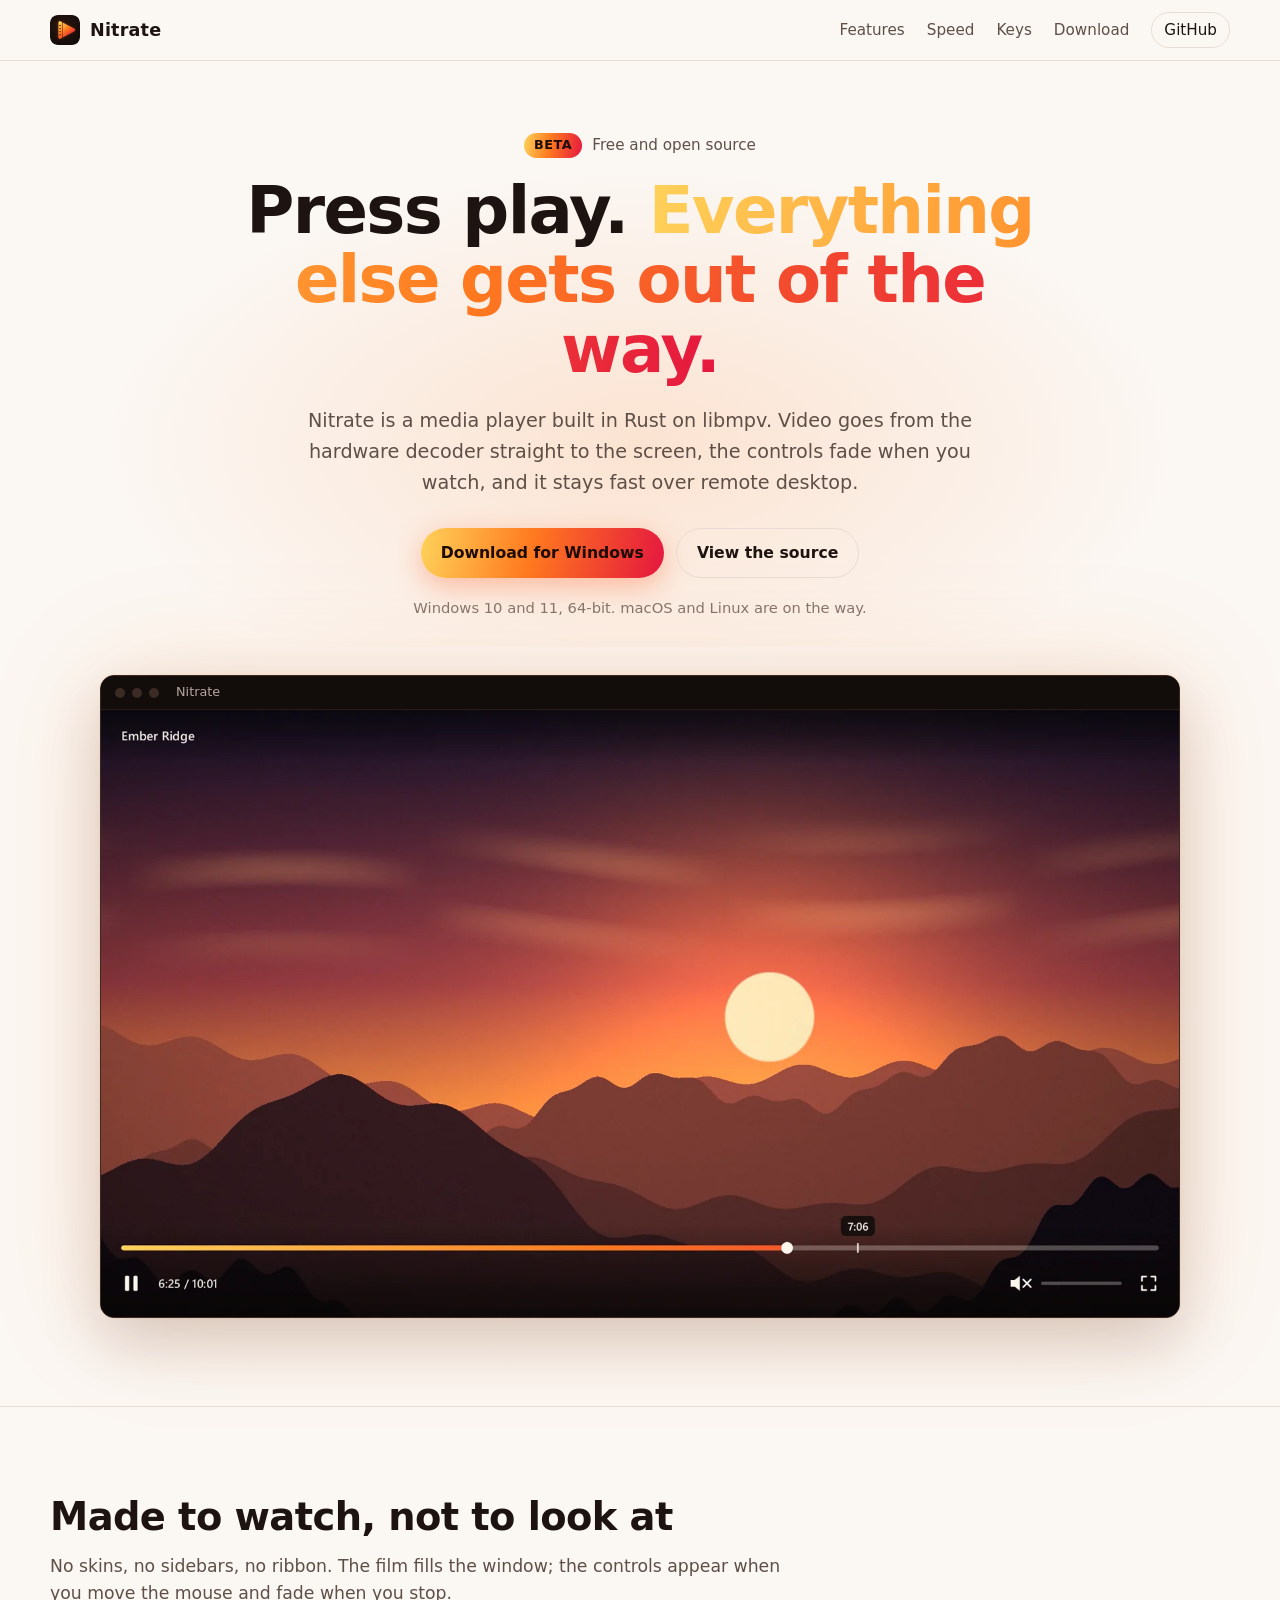
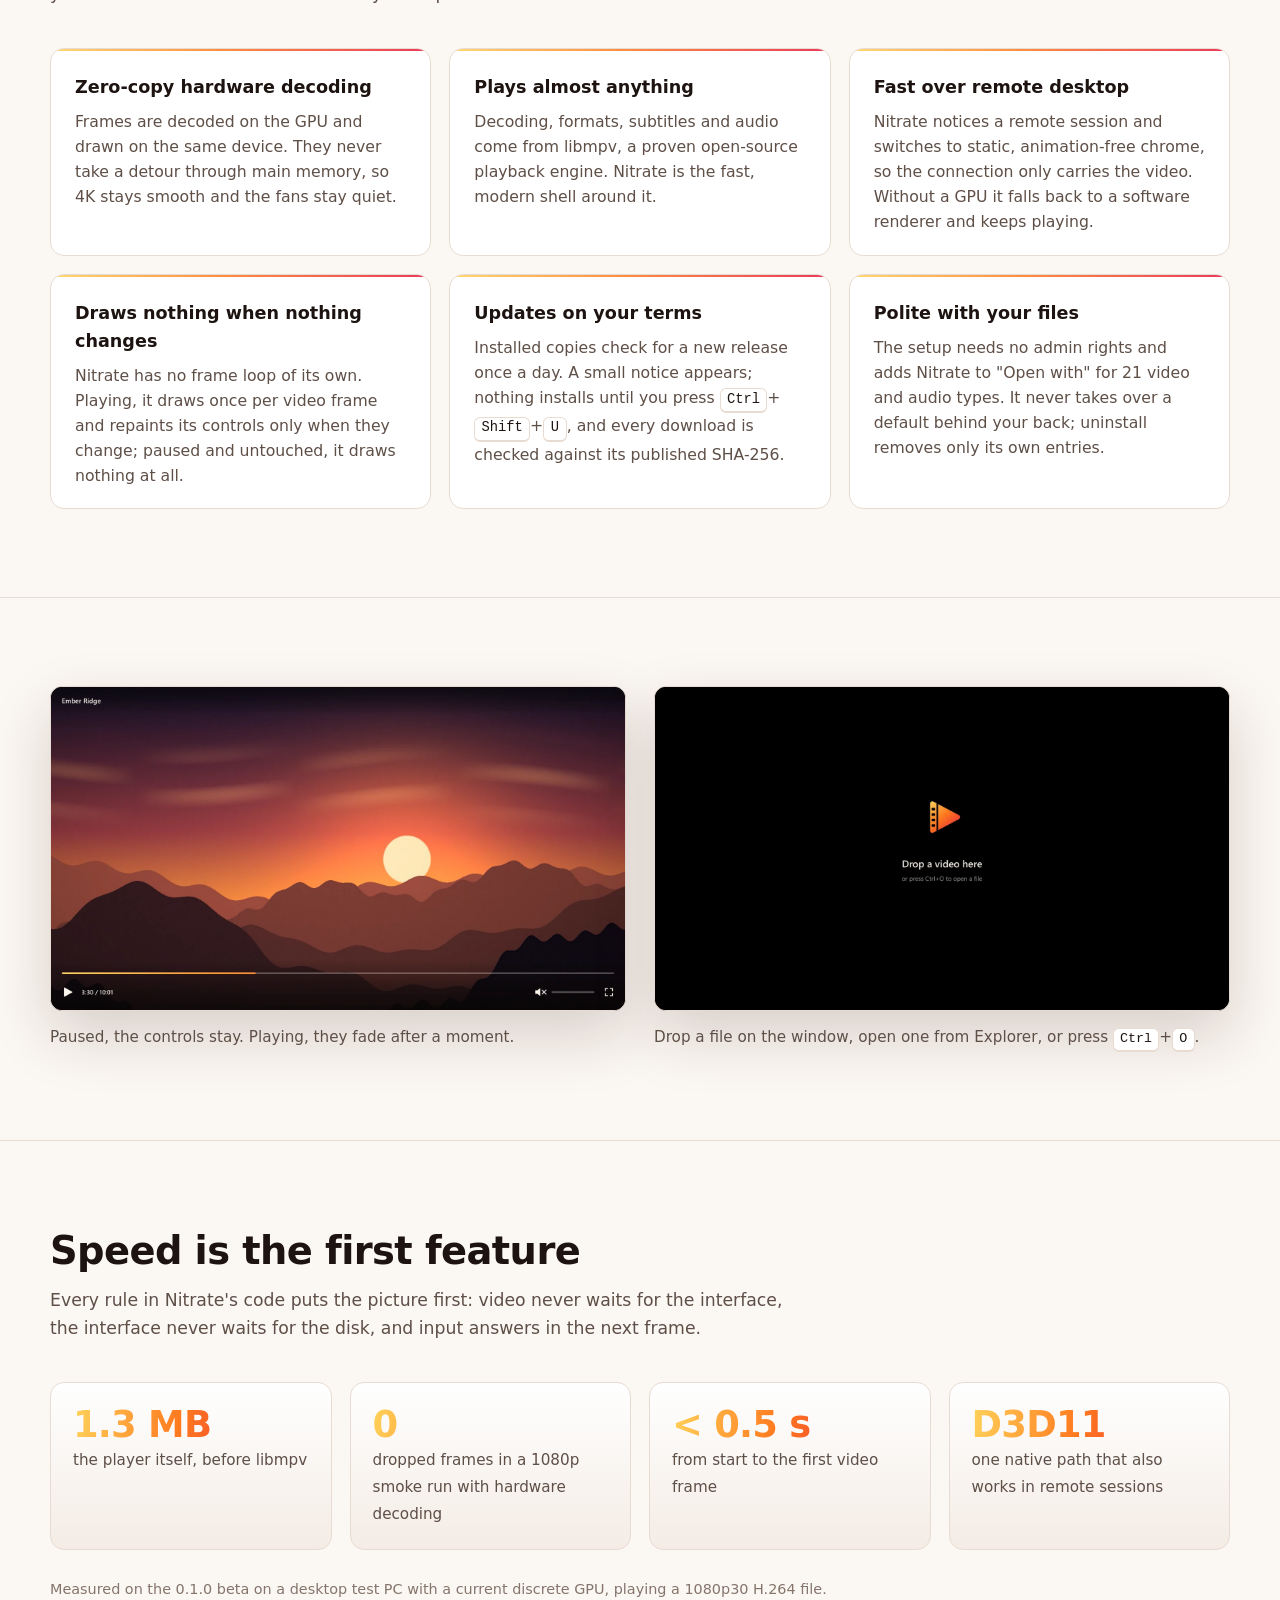
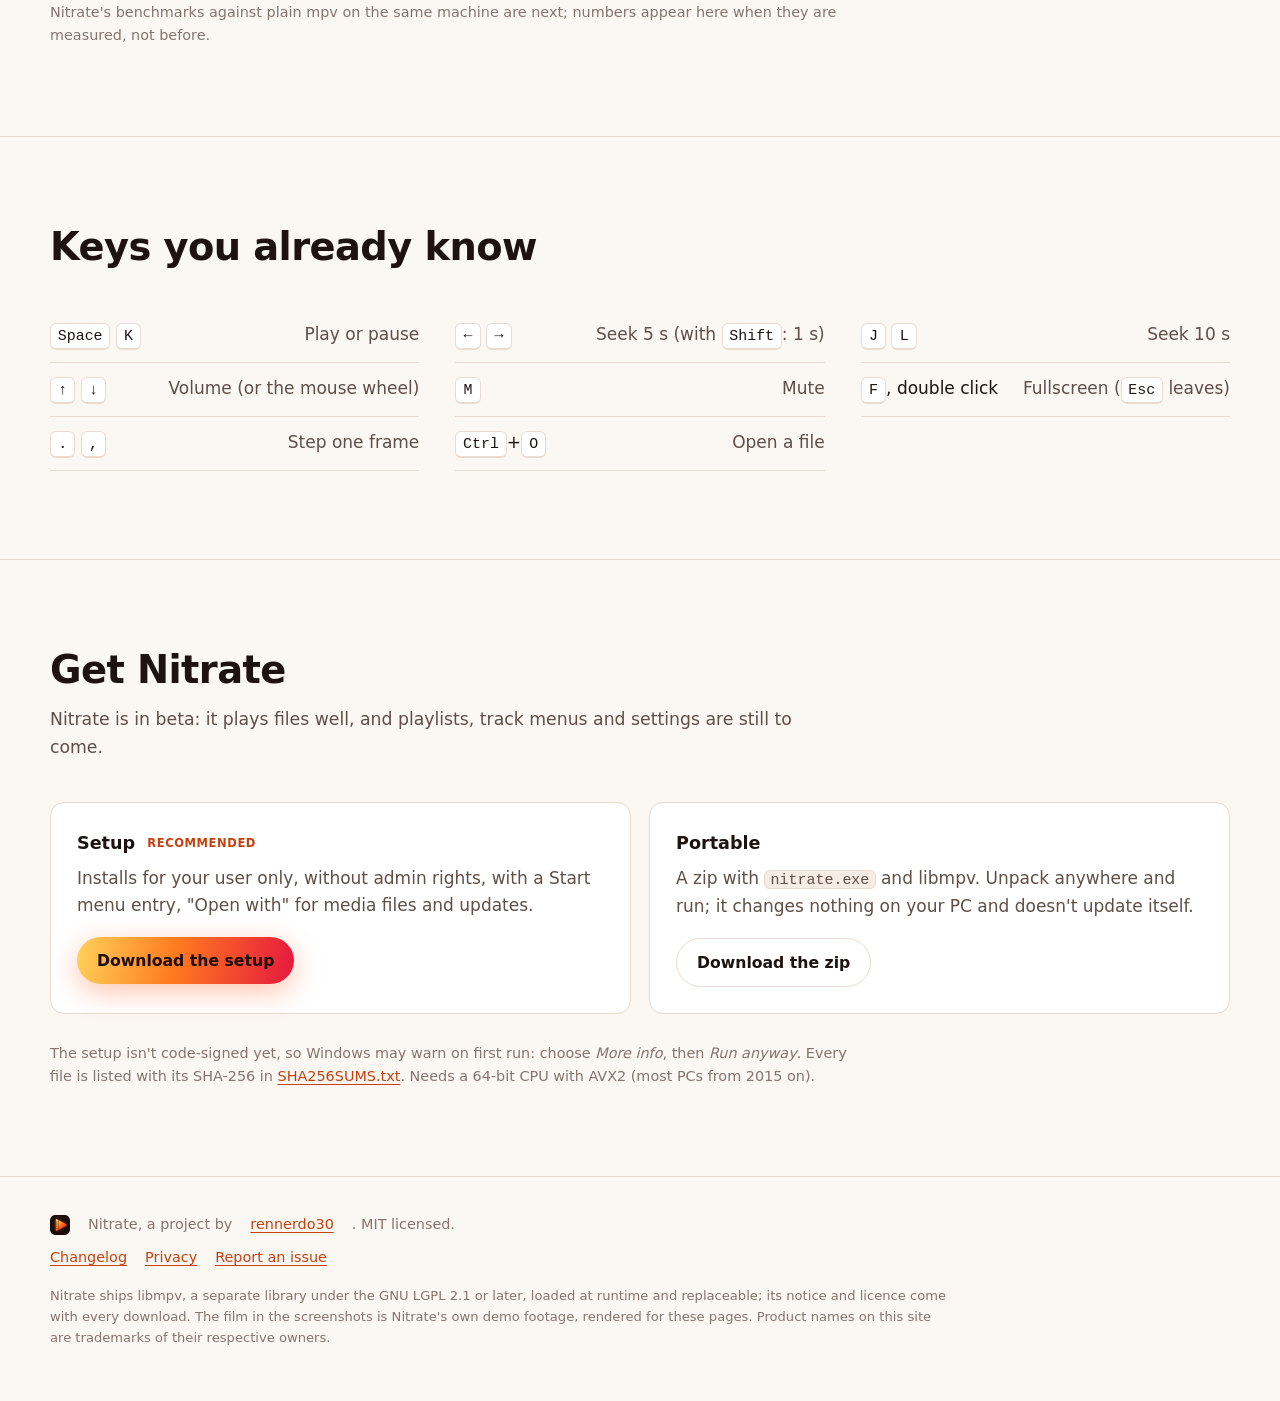
<file: website/index.html>
<!doctype html>
<html lang="en">
<head>
  <meta charset="utf-8">
  <meta name="viewport" content="width=device-width, initial-scale=1">
  <title>Nitrate: a fast, quiet media player</title>
  <meta name="description" content="Nitrate is a free, open-source media player built in Rust on libmpv. Hardware decoding straight to the screen, controls that get out of the way, and a fast path for remote desktop sessions.">
  <meta name="color-scheme" content="dark light">
  <meta name="theme-color" content="#0e0908">
  <meta http-equiv="Content-Security-Policy" content="default-src 'self'; img-src 'self'; style-src 'self'; script-src 'self'; connect-src https://api.github.com; base-uri 'none'; form-action 'none'">
  <link rel="canonical" href="https://nitrate.renner.dev/">
  <link rel="icon" href="assets/nitrate-mark.svg" type="image/svg+xml">
  <link rel="manifest" href="site.webmanifest">
  <meta property="og:title" content="Nitrate">
  <meta property="og:description" content="A fast, quiet media player. Press play; everything else gets out of the way.">
  <meta property="og:type" content="website">
  <meta property="og:url" content="https://nitrate.renner.dev/">
  <meta property="og:image" content="https://nitrate.renner.dev/assets/shots/playing.webp">
  <meta name="twitter:card" content="summary_large_image">
  <link rel="stylesheet" href="style.css">
  <script src="releases.js" defer></script>
</head>
<body>
  <a class="skip" href="#main">Skip to content</a>

  <header class="top">
    <a class="brand" href="#top" aria-label="Nitrate home">
      <img src="assets/nitrate-mark.svg" width="30" height="30" alt="">
      <span>Nitrate</span>
    </a>
    <nav aria-label="Sections">
      <a href="#features">Features</a>
      <a href="#speed">Speed</a>
      <a href="#keys">Keys</a>
      <a href="#download">Download</a>
      <a class="nav-gh" href="https://github.com/rennerdo30/nitrate">GitHub</a>
    </nav>
  </header>

  <main id="main">
    <section class="hero" id="top" aria-labelledby="hero-title">
      <div class="hero-copy">
        <p class="kicker"><span class="pill">Beta</span> Free and open source</p>
        <h1 id="hero-title">Press play. <em>Everything else gets out of the way.</em></h1>
        <p class="lede">Nitrate is a media player built in Rust on libmpv. Video goes from the hardware decoder straight to the screen, the controls fade when you watch, and it stays fast over remote desktop.</p>
        <div class="cta">
          <a class="btn btn-primary" href="#download" data-release="setup">Download for Windows</a>
          <a class="btn btn-ghost" href="https://github.com/rennerdo30/nitrate">View the source</a>
        </div>
        <p class="works">Windows 10 and 11, 64-bit. macOS and Linux are on the way.</p>
      </div>
      <figure class="window">
        <div class="window-bar" aria-hidden="true"><span></span><span></span><span></span><b>Nitrate</b></div>
        <img src="assets/shots/playing.webp" width="1600" height="900" alt="Nitrate playing a film: the title at the top left, and at the bottom a glowing timeline with a hover time bubble, the play button, the time, volume and fullscreen.">
      </figure>
    </section>

    <section class="band" id="features" aria-labelledby="features-title">
      <div class="band-head">
        <h2 id="features-title">Made to watch, not to look at</h2>
        <p class="intro">No skins, no sidebars, no ribbon. The film fills the window; the controls appear when you move the mouse and fade when you stop.</p>
      </div>
      <ul class="features">
        <li>
          <h3>Zero-copy hardware decoding</h3>
          <p>Frames are decoded on the GPU and drawn on the same device. They never take a detour through main memory, so 4K stays smooth and the fans stay quiet.</p>
        </li>
        <li>
          <h3>Plays almost anything</h3>
          <p>Decoding, formats, subtitles and audio come from libmpv, a proven open-source playback engine. Nitrate is the fast, modern shell around it.</p>
        </li>
        <li>
          <h3>Fast over remote desktop</h3>
          <p>Nitrate notices a remote session and switches to static, animation-free chrome, so the connection only carries the video. Without a GPU it falls back to a software renderer and keeps playing.</p>
        </li>
        <li>
          <h3>Draws nothing when nothing changes</h3>
          <p>Nitrate has no frame loop of its own. Playing, it draws once per video frame and repaints its controls only when they change; paused and untouched, it draws nothing at all.</p>
        </li>
        <li>
          <h3>Updates on your terms</h3>
          <p>Installed copies check for a new release once a day. A small notice appears; nothing installs until you press <kbd>Ctrl</kbd>+<kbd>Shift</kbd>+<kbd>U</kbd>, and every download is checked against its published SHA-256.</p>
        </li>
        <li>
          <h3>Polite with your files</h3>
          <p>The setup needs no admin rights and adds Nitrate to "Open with" for 21 video and audio types. It never takes over a default behind your back; uninstall removes only its own entries.</p>
        </li>
      </ul>
    </section>

    <section class="band gallery" aria-label="More screenshots">
      <figure>
        <img src="assets/shots/paused.webp" width="1600" height="900" loading="lazy" alt="Nitrate paused: the controls stay visible with the play button, time 3:30 of 10:01 and the timeline.">
        <figcaption>Paused, the controls stay. Playing, they fade after a moment.</figcaption>
      </figure>
      <figure>
        <img src="assets/shots/idle.webp" width="1600" height="900" loading="lazy" alt="Nitrate with no file open: the Nitrate mark and the words Drop a video here, or press Ctrl+O to open a file.">
        <figcaption>Drop a file on the window, open one from Explorer, or press <kbd>Ctrl</kbd>+<kbd>O</kbd>.</figcaption>
      </figure>
    </section>

    <section class="band speed" id="speed" aria-labelledby="speed-title">
      <div class="band-head">
        <h2 id="speed-title">Speed is the first feature</h2>
        <p class="intro">Every rule in Nitrate's code puts the picture first: video never waits for the interface, the interface never waits for the disk, and input answers in the next frame.</p>
      </div>
      <div class="stats">
        <div><strong>1.3 MB</strong><span>the player itself, before libmpv</span></div>
        <div><strong>0</strong><span>dropped frames in a 1080p smoke run with hardware decoding</span></div>
        <div><strong>&lt; 0.5 s</strong><span>from start to the first video frame</span></div>
        <div><strong>D3D11</strong><span>one native path that also works in remote sessions</span></div>
      </div>
      <p class="fine">Measured on the 0.1.0 beta on a desktop test PC with a current discrete GPU, playing a 1080p30 H.264 file. Nitrate's benchmarks against plain mpv on the same machine are next; numbers appear here when they are measured, not before.</p>
    </section>

    <section class="band" id="keys" aria-labelledby="keys-title">
      <div class="band-head">
        <h2 id="keys-title">Keys you already know</h2>
      </div>
      <dl class="keys">
        <div><dt><kbd>Space</kbd> <kbd>K</kbd></dt><dd>Play or pause</dd></div>
        <div><dt><kbd>←</kbd> <kbd>→</kbd></dt><dd>Seek 5 s (with <kbd>Shift</kbd>: 1 s)</dd></div>
        <div><dt><kbd>J</kbd> <kbd>L</kbd></dt><dd>Seek 10 s</dd></div>
        <div><dt><kbd>↑</kbd> <kbd>↓</kbd></dt><dd>Volume (or the mouse wheel)</dd></div>
        <div><dt><kbd>M</kbd></dt><dd>Mute</dd></div>
        <div><dt><kbd>F</kbd>, double click</dt><dd>Fullscreen (<kbd>Esc</kbd> leaves)</dd></div>
        <div><dt><kbd>.</kbd> <kbd>,</kbd></dt><dd>Step one frame</dd></div>
        <div><dt><kbd>Ctrl</kbd>+<kbd>O</kbd></dt><dd>Open a file</dd></div>
      </dl>
    </section>

    <section class="band download" id="download" aria-labelledby="download-title">
      <div class="band-head">
        <h2 id="download-title">Get Nitrate</h2>
        <p class="intro">Nitrate is in beta: it plays files well, and playlists, track menus and settings are still to come. <span data-release="found" hidden>The newest release is <strong data-release="version"></strong>, from <span data-release="date"></span>.</span></p>
      </div>
      <div class="dl-grid">
        <div class="dl">
          <h3>Setup <span class="tag">recommended</span></h3>
          <p>Installs for your user only, without admin rights, with a Start menu entry, "Open with" for media files and updates.</p>
          <p class="cta"><a class="btn btn-primary" href="https://github.com/rennerdo30/nitrate/releases" data-release="setup">Download the setup</a></p>
        </div>
        <div class="dl">
          <h3>Portable</h3>
          <p>A zip with <code>nitrate.exe</code> and libmpv. Unpack anywhere and run; it changes nothing on your PC and doesn't update itself.</p>
          <p class="cta"><a class="btn" href="https://github.com/rennerdo30/nitrate/releases" data-release="zip">Download the zip</a></p>
        </div>
      </div>
      <p class="fine">The setup isn't code-signed yet, so Windows may warn on first run: choose <em>More info</em>, then <em>Run anyway</em>. Every file is listed with its SHA-256 in <a href="https://github.com/rennerdo30/nitrate/releases" data-release="sums">SHA256SUMS.txt</a>. Needs a 64-bit CPU with AVX2 (most PCs from 2015 on).</p>
    </section>
  </main>

  <footer class="foot">
    <p><img src="assets/nitrate-mark.svg" width="20" height="20" alt=""> Nitrate, a project by <a href="https://github.com/rennerdo30">rennerdo30</a>. MIT licensed.</p>
    <p><a href="https://github.com/rennerdo30/nitrate/blob/main/CHANGELOG.md">Changelog</a> <a href="privacy.html">Privacy</a> <a href="https://github.com/rennerdo30/nitrate/issues">Report an issue</a></p>
    <p class="legal">Nitrate ships libmpv, a separate library under the GNU LGPL 2.1 or later, loaded at runtime and replaceable; its notice and licence come with every download. The film in the screenshots is Nitrate's own demo footage, rendered for these pages. Product names on this site are trademarks of their respective owners.</p>
  </footer>
</body>
</html>
</file>
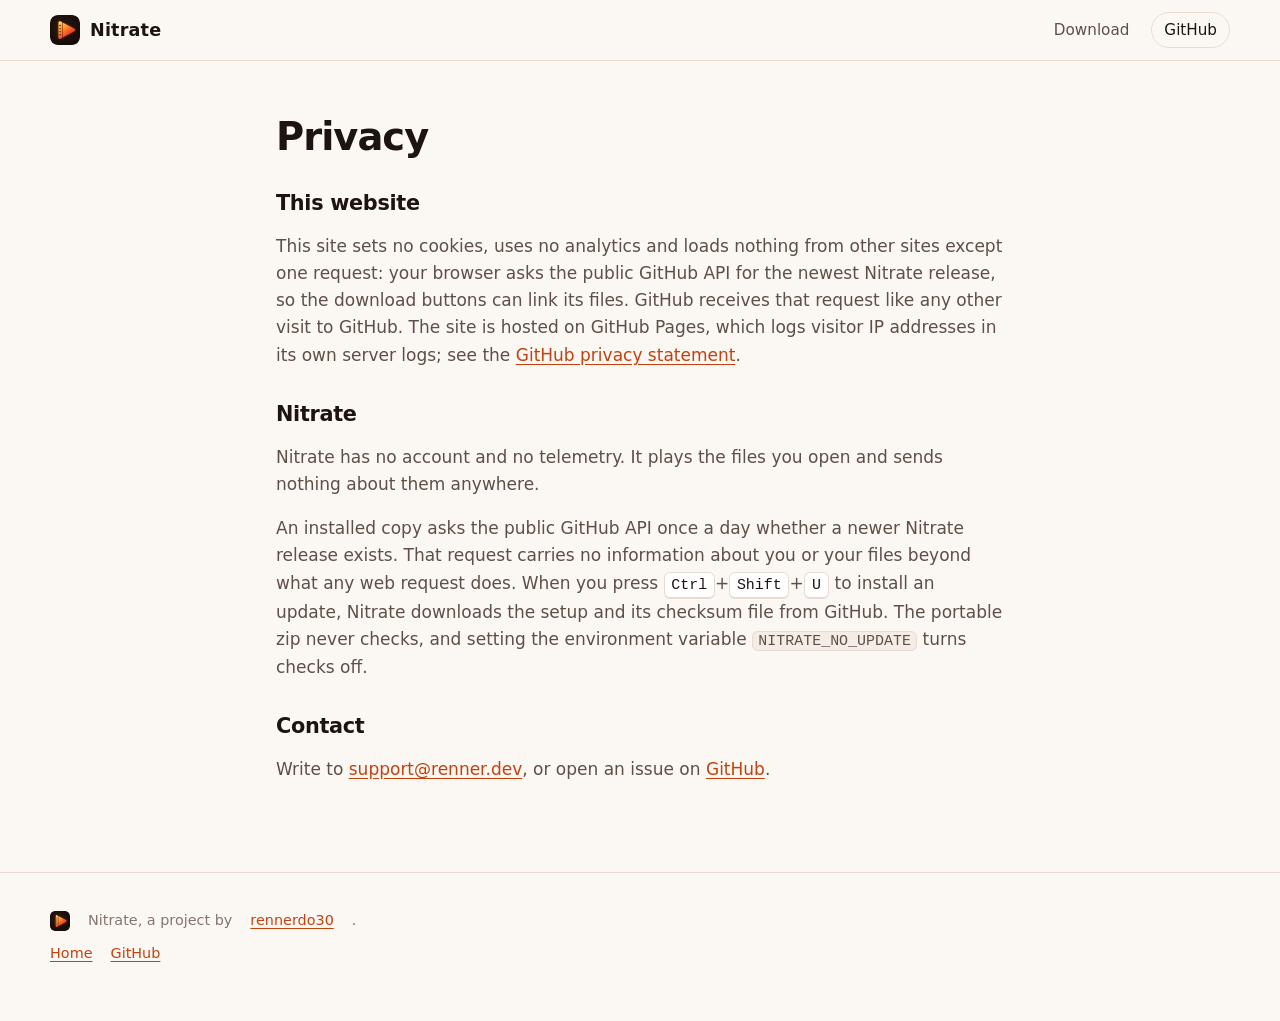
<file: website/privacy.html>
<!doctype html>
<html lang="en">
<head>
  <meta charset="utf-8">
  <meta name="viewport" content="width=device-width, initial-scale=1">
  <title>Privacy · Nitrate</title>
  <meta name="color-scheme" content="dark light">
  <meta http-equiv="Content-Security-Policy" content="default-src 'self'; img-src 'self'; style-src 'self'; base-uri 'none'; form-action 'none'">
  <link rel="canonical" href="https://nitrate.renner.dev/privacy.html">
  <link rel="icon" href="assets/nitrate-mark.svg" type="image/svg+xml">
  <link rel="stylesheet" href="style.css">
</head>
<body>
  <header class="top">
    <a class="brand" href="./" aria-label="Nitrate home">
      <img src="assets/nitrate-mark.svg" width="30" height="30" alt="">
      <span>Nitrate</span>
    </a>
    <nav aria-label="Site">
      <a href="./#download">Download</a>
      <a class="nav-gh" href="https://github.com/rennerdo30/nitrate">GitHub</a>
    </nav>
  </header>

  <main class="doc">
    <h1>Privacy</h1>

    <h2>This website</h2>
    <p>This site sets no cookies, uses no analytics and loads nothing from other sites except one request: your browser asks the public GitHub API for the newest Nitrate release, so the download buttons can link its files. GitHub receives that request like any other visit to GitHub. The site is hosted on GitHub Pages, which logs visitor IP addresses in its own server logs; see the <a href="https://docs.github.com/en/site-policy/privacy-policies/github-general-privacy-statement">GitHub privacy statement</a>.</p>

    <h2>Nitrate</h2>
    <p>Nitrate has no account and no telemetry. It plays the files you open and sends nothing about them anywhere.</p>
    <p>An installed copy asks the public GitHub API once a day whether a newer Nitrate release exists. That request carries no information about you or your files beyond what any web request does. When you press <kbd>Ctrl</kbd>+<kbd>Shift</kbd>+<kbd>U</kbd> to install an update, Nitrate downloads the setup and its checksum file from GitHub. The portable zip never checks, and setting the environment variable <code>NITRATE_NO_UPDATE</code> turns checks off.</p>

    <h2>Contact</h2>
    <p>Write to <a href="mailto:support@renner.dev">support@renner.dev</a>, or open an issue on <a href="https://github.com/rennerdo30/nitrate/issues">GitHub</a>.</p>
  </main>

  <footer class="foot">
    <p><img src="assets/nitrate-mark.svg" width="20" height="20" alt=""> Nitrate, a project by <a href="https://github.com/rennerdo30">rennerdo30</a>.</p>
    <p><a href="./">Home</a> <a href="https://github.com/rennerdo30/nitrate">GitHub</a></p>
  </footer>
</body>
</html>
</file>
<file: website/style.css>
/* Nitrate homepage. Dark first (it is a film player); a light variant follows the system. */
:root {
  --bg: #0e0908;
  --bg-2: #160e0b;
  --card: #1c1310;
  --line: #2e211c;
  --text: #f4ece6;
  --muted: #b8a69c;
  --faint: #8a7a71;
  --amber: #ffd25a;
  --orange: #ff7a1f;
  --crimson: #e5173f;
  --accent: #ff8a3a;
  --burn: linear-gradient(100deg, var(--amber), var(--orange) 45%, var(--crimson));
  --glow: rgba(255, 90, 31, 0.22);
  --shadow: 0 30px 80px rgba(0, 0, 0, 0.55);
  --radius: 14px;
  --wrap: 1180px;
  color-scheme: dark;
}

@media (prefers-color-scheme: light) {
  :root {
    --bg: #fbf7f3;
    --bg-2: #f4ece5;
    --card: #ffffff;
    --line: #e8dcd2;
    --text: #1d1411;
    --muted: #5e4f47;
    --faint: #85756c;
    --accent: #c4410f;
    --glow: rgba(255, 122, 31, 0.16);
    --shadow: 0 24px 60px rgba(60, 25, 10, 0.18);
    color-scheme: light;
  }
}

* { box-sizing: border-box; }
html { scroll-behavior: smooth; scroll-padding-top: 72px; }
@media (prefers-reduced-motion: reduce) { html { scroll-behavior: auto; } }

body {
  margin: 0;
  background: var(--bg);
  color: var(--text);
  font: 17px/1.6 "Segoe UI Variable Text", "Segoe UI", system-ui, -apple-system, "Helvetica Neue", Arial, sans-serif;
  -webkit-font-smoothing: antialiased;
  overflow-x: hidden;
}

a { color: var(--accent); text-underline-offset: 3px; }
a:hover { text-decoration-thickness: 2px; }
img { max-width: 100%; height: auto; display: block; }
code, kbd { font-family: "Cascadia Mono", "Cascadia Code", Consolas, ui-monospace, monospace; font-size: 0.88em; }
code { background: var(--bg-2); border: 1px solid var(--line); border-radius: 6px; padding: 0.05em 0.35em; }
kbd {
  display: inline-block;
  min-width: 1.7em;
  padding: 0.05em 0.45em;
  border: 1px solid var(--line);
  border-bottom-width: 2px;
  border-radius: 6px;
  background: var(--card);
  color: var(--text);
  text-align: center;
  line-height: 1.5;
}

.skip { position: absolute; left: -9999px; }
.skip:focus { left: 16px; top: 12px; z-index: 10; background: var(--card); padding: 8px 12px; border-radius: 8px; }
:focus-visible { outline: 2px solid var(--orange); outline-offset: 3px; border-radius: 4px; }

/* Header */
.top {
  position: sticky;
  top: 0;
  z-index: 5;
  display: flex;
  align-items: center;
  justify-content: space-between;
  gap: 16px;
  padding: 12px max(16px, calc((100vw - var(--wrap)) / 2));
  background: color-mix(in srgb, var(--bg) 86%, transparent);
  backdrop-filter: blur(12px);
  border-bottom: 1px solid var(--line);
}
.brand { display: flex; align-items: center; gap: 10px; color: var(--text); text-decoration: none; font-weight: 650; font-size: 1.1rem; letter-spacing: 0.01em; }
.brand img { border-radius: 8px; }
.top nav { display: flex; align-items: center; gap: 22px; }
.top nav a { color: var(--muted); text-decoration: none; font-size: 0.95rem; }
.top nav a:hover { color: var(--text); }
.top nav .nav-gh { color: var(--text); border: 1px solid var(--line); padding: 5px 12px; border-radius: 999px; }
@media (max-width: 760px) {
  .top nav a:not(.nav-gh) { display: none; }
}

main > section { padding-left: max(16px, calc((100vw - var(--wrap)) / 2)); padding-right: max(16px, calc((100vw - var(--wrap)) / 2)); }

/* Hero */
.hero {
  position: relative;
  padding-top: 72px;
  padding-bottom: 88px;
  display: grid;
  gap: 56px;
  isolation: isolate;
}
.hero::before {
  content: "";
  position: absolute;
  inset: -10% 0 auto 0;
  height: 720px;
  background: radial-gradient(60% 55% at 50% 72%, var(--glow), transparent 70%);
  z-index: -1;
}
.hero-copy { max-width: 820px; margin: 0 auto; text-align: center; }
.kicker { color: var(--muted); font-size: 0.95rem; margin: 0 0 18px; display: flex; gap: 10px; align-items: center; justify-content: center; }
.pill { display: inline-block; padding: 2px 10px; border-radius: 999px; background: var(--burn); color: #1d0b05; font-weight: 700; font-size: 0.8rem; letter-spacing: 0.04em; text-transform: uppercase; }
h1 { font-size: clamp(2.3rem, 5.6vw, 4.1rem); line-height: 1.06; letter-spacing: -0.025em; margin: 0 0 22px; font-weight: 750; }
h1 em { font-style: normal; background: var(--burn); -webkit-background-clip: text; background-clip: text; color: transparent; }
.lede { font-size: 1.2rem; color: var(--muted); margin: 0 auto 30px; max-width: 680px; }
.cta { display: flex; flex-wrap: wrap; gap: 12px; justify-content: center; margin: 0; }
.works { color: var(--faint); font-size: 0.92rem; margin: 18px 0 0; }

.btn {
  display: inline-flex;
  align-items: center;
  gap: 8px;
  padding: 11px 20px;
  border-radius: 999px;
  border: 1px solid var(--line);
  background: var(--card);
  color: var(--text);
  text-decoration: none;
  font-weight: 600;
  font-size: 0.98rem;
  transition: transform 0.12s ease, box-shadow 0.12s ease;
}
.btn:hover { transform: translateY(-1px); }
.btn-primary { border: 0; background: var(--burn); color: #1d0b05; box-shadow: 0 8px 28px rgba(255, 90, 31, 0.35); }
.btn-ghost { background: transparent; }
@media (prefers-reduced-motion: reduce) { .btn { transition: none; } .btn:hover { transform: none; } }

.window {
  margin: 0 auto;
  max-width: 1080px;
  width: 100%;
  border-radius: var(--radius);
  overflow: hidden;
  background: #000;
  border: 1px solid #3a2a22;
  box-shadow: var(--shadow), 0 0 0 1px rgba(255, 122, 31, 0.06), 0 0 120px var(--glow);
}
.window-bar { display: flex; align-items: center; gap: 7px; height: 34px; padding: 0 14px; background: #120c0a; border-bottom: 1px solid #2a1d17; color: #b8a69c; font-size: 0.8rem; }
.window-bar span { width: 10px; height: 10px; border-radius: 50%; background: #3b2b24; }
.window-bar b { font-weight: 500; margin-left: 10px; }

/* Bands */
.band { padding-top: 88px; padding-bottom: 88px; border-top: 1px solid var(--line); }
.band-head { max-width: 760px; margin-bottom: 40px; }
h2 { font-size: clamp(1.7rem, 3.2vw, 2.4rem); line-height: 1.15; letter-spacing: -0.015em; margin: 0 0 14px; }
h3 { font-size: 1.1rem; margin: 0 0 8px; }
.intro { color: var(--muted); font-size: 1.08rem; margin: 0; }
.fine { color: var(--faint); font-size: 0.9rem; max-width: 820px; margin: 28px 0 0; }

.features { list-style: none; margin: 0; padding: 0; display: grid; grid-template-columns: repeat(auto-fit, minmax(300px, 1fr)); gap: 18px; }
.features li { background: var(--card); border: 1px solid var(--line); border-radius: var(--radius); padding: 24px 24px 20px; position: relative; overflow: hidden; }
.features li::before { content: ""; position: absolute; left: 0; top: 0; right: 0; height: 2px; background: var(--burn); opacity: 0.85; }
.features p { color: var(--muted); margin: 0; font-size: 0.98rem; }

.gallery { display: grid; grid-template-columns: repeat(auto-fit, minmax(320px, 1fr)); gap: 28px; }
.gallery figure { margin: 0; }
.gallery img { border-radius: 12px; border: 1px solid var(--line); box-shadow: var(--shadow); background: #000; }
.gallery figcaption { color: var(--muted); font-size: 0.95rem; margin-top: 14px; }

.stats { display: grid; grid-template-columns: repeat(auto-fit, minmax(220px, 1fr)); gap: 18px; }
.stats div { border: 1px solid var(--line); border-radius: var(--radius); padding: 22px; background: linear-gradient(180deg, var(--card), var(--bg-2)); }
.stats strong { display: block; font-size: 2.3rem; line-height: 1.1; font-weight: 750; letter-spacing: -0.02em; background: var(--burn); -webkit-background-clip: text; background-clip: text; color: transparent; }
.stats span { color: var(--muted); font-size: 0.95rem; }

.keys { margin: 0; display: grid; grid-template-columns: repeat(auto-fit, minmax(340px, 1fr)); gap: 0 36px; }
@media (max-width: 420px) { .keys { grid-template-columns: 1fr; } }
.keys div { display: flex; justify-content: space-between; gap: 16px; padding: 12px 0; border-bottom: 1px solid var(--line); }
.keys dt { white-space: nowrap; }
.keys dd { margin: 0; color: var(--muted); text-align: right; }

.dl-grid { display: grid; grid-template-columns: repeat(auto-fit, minmax(300px, 1fr)); gap: 18px; }
.dl { background: var(--card); border: 1px solid var(--line); border-radius: var(--radius); padding: 26px; }
.dl p { color: var(--muted); margin: 0 0 18px; }
.dl .cta { justify-content: flex-start; margin: 0; }
.tag { font-size: 0.72rem; font-weight: 700; text-transform: uppercase; letter-spacing: 0.05em; color: var(--accent); margin-left: 6px; vertical-align: 2px; }

/* Footer */
.foot { border-top: 1px solid var(--line); padding: 36px max(16px, calc((100vw - var(--wrap)) / 2)) 48px; color: var(--faint); font-size: 0.9rem; }
.foot p { margin: 0 0 10px; display: flex; flex-wrap: wrap; gap: 8px 18px; align-items: center; }
.foot p:first-child img { display: inline-block; border-radius: 5px; }
.foot .legal { display: block; max-width: 900px; font-size: 0.82rem; margin-top: 16px; }

/* Text pages (privacy) */
.doc { max-width: 760px; margin: 0 auto; padding: 56px 16px 72px; }
.doc h1 { font-size: 2.4rem; }
.doc h2 { font-size: 1.3rem; margin-top: 34px; }
.doc p { color: var(--muted); }
</file>
